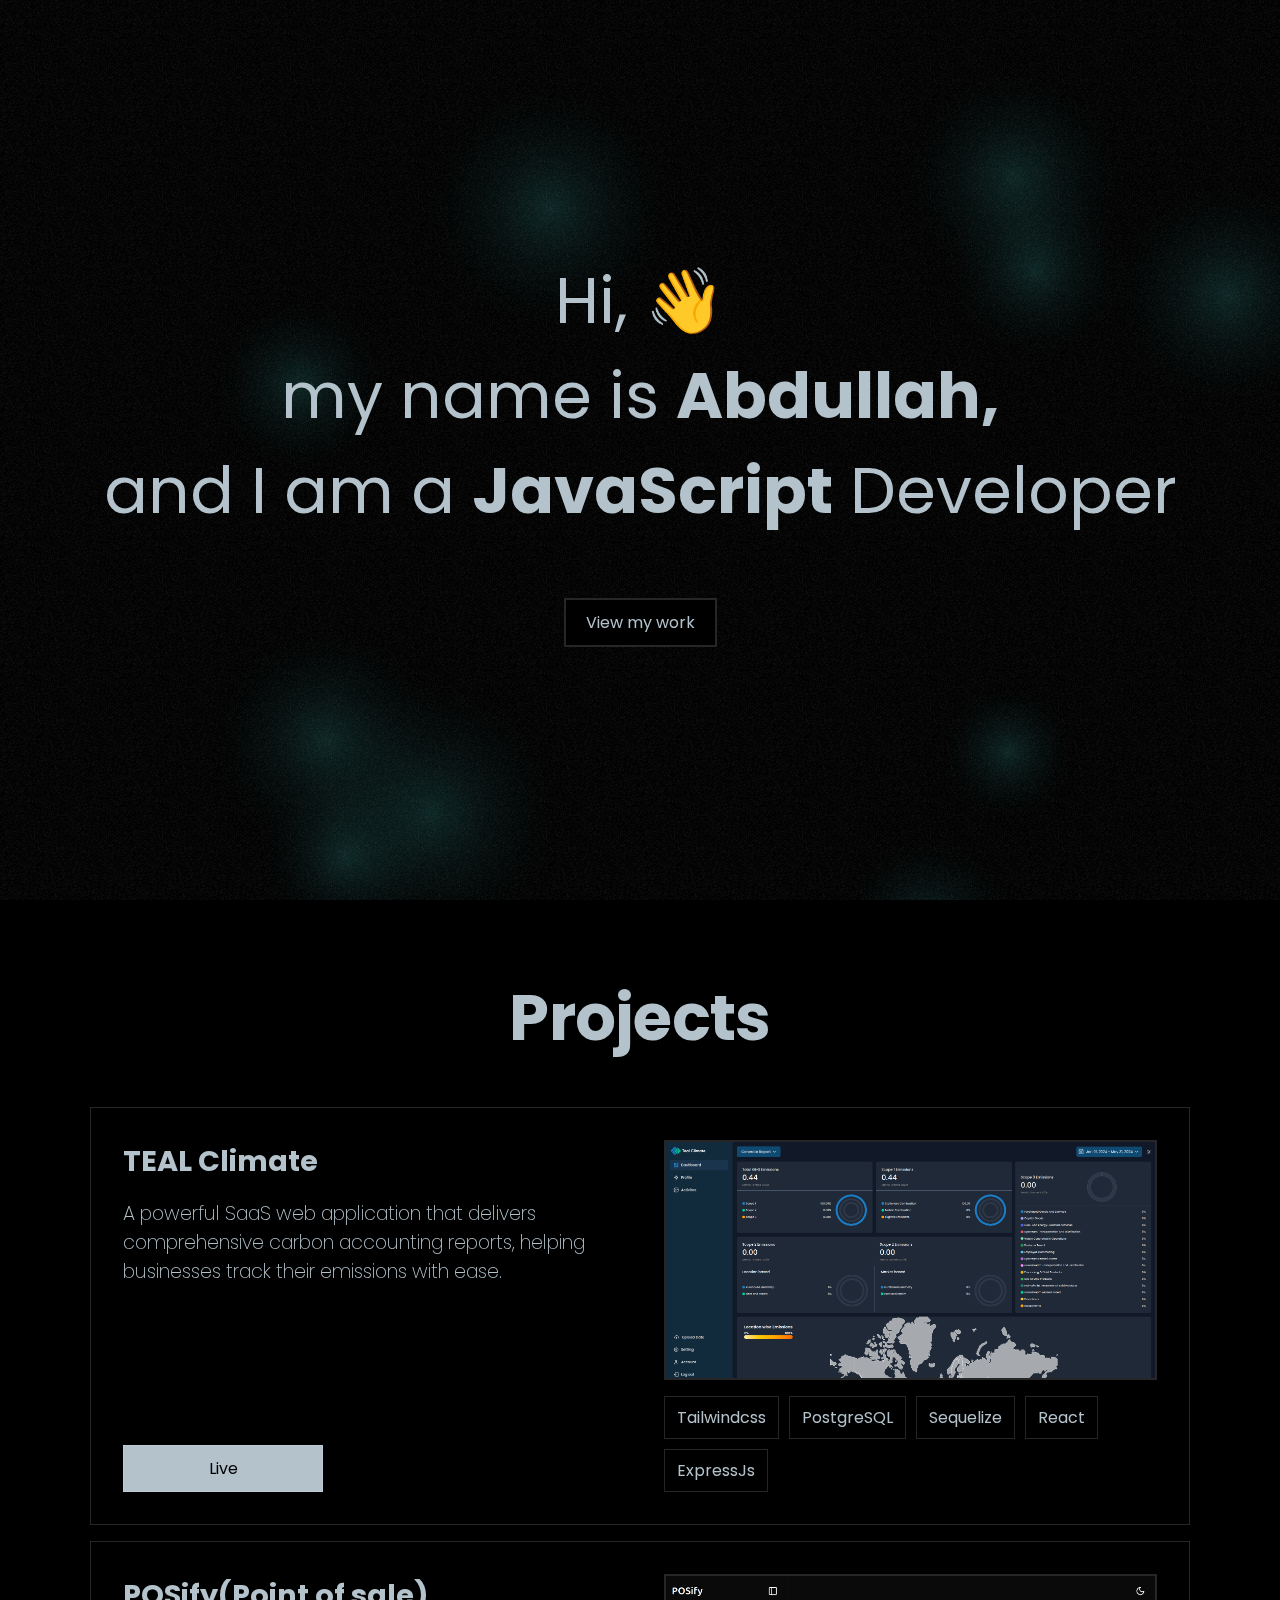
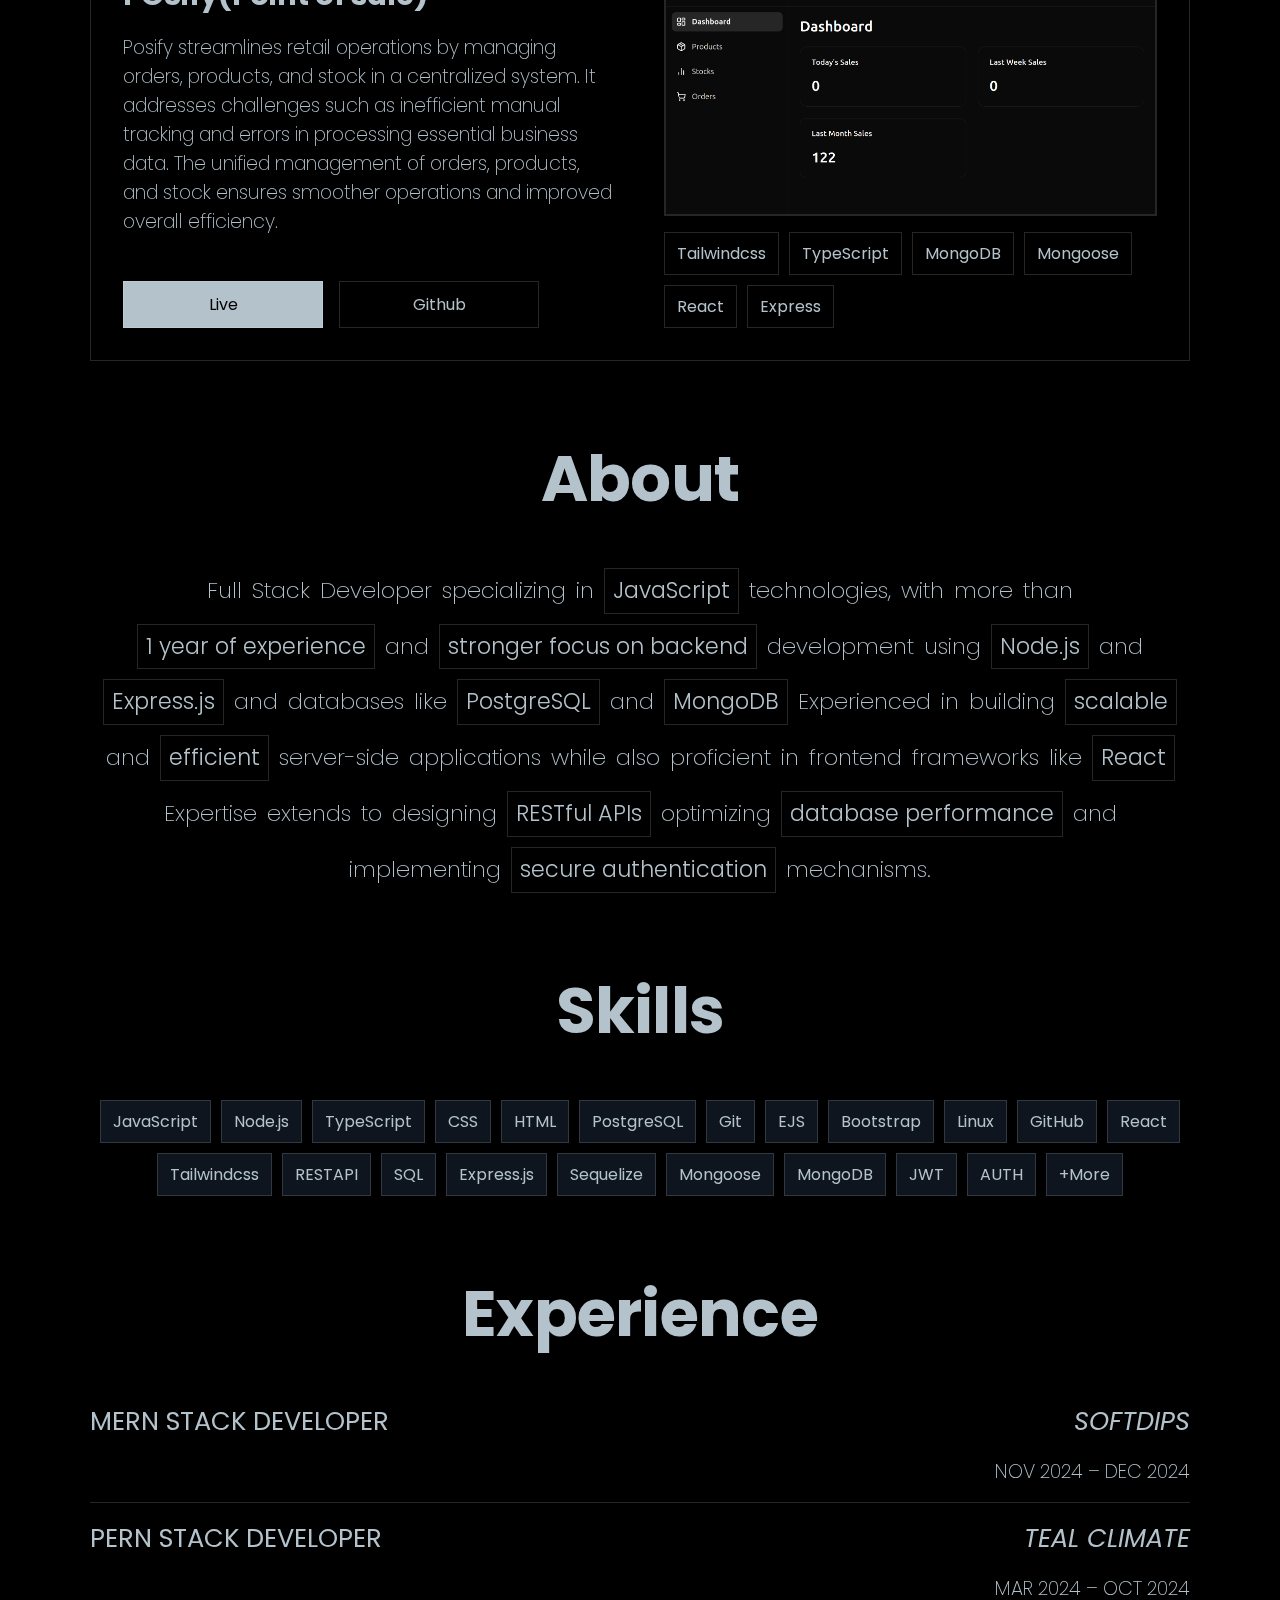
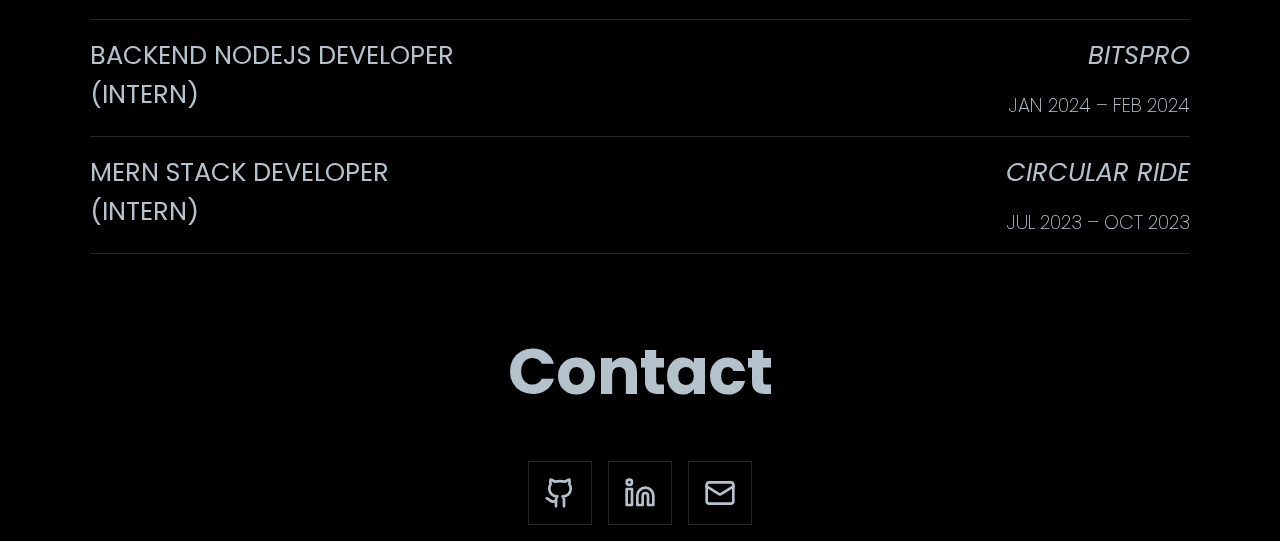
<file: index.html>
<!DOCTYPE html>
<html lang="en">
  <head>
    <meta charset="UTF-8" />
    <meta name="viewport" content="width=device-width, initial-scale=1.0" />
    <title>Abdullah | Portfolio</title>
    <link rel="stylesheet" href="style.css" />
  </head>
  <body>
    <canvas id="movingGradient"></canvas>
    <div class="grainy-background"></div>
    <div class="container">
      <section class="hero">
        <span>Hi, <span class="wave">👋</span> </span>
        <span>my name is <span class="font-bold">Abdullah,</span></span>
        <span
          >and I am a <span class="font-bold">JavaScript</span> Developer</span
        >
        <a href="#projects" class="cta-button">View my work</a>
      </section>
      <!-- PROJECTS -->
      <section id="projects">
        <h2 class="heading">Projects</h2>
        <div class="projects">
          <div class="project-card">
            <div class="project-card-gradient"></div>
            <div class="project-card-left">
              <div>
                <div class="project-title">TEAL Climate</div>
                <div class="project-description">
                  A powerful SaaS web application that delivers comprehensive
                  carbon accounting reports, helping businesses track their
                  emissions with ease.
                </div>
              </div>
              <div>
                <a href="https://carbon.tealclimate.com" target="_blank">
                  <div class="live">Live</div>
                </a>
              </div>
            </div>
            <div class="project-card-right">
              <img src="./images/project-2.png" class="project-img" />
              <div>
                <div class="tech-used">Tailwindcss</div>
                <div class="tech-used">PostgreSQL</div>
                <div class="tech-used">Sequelize</div>
                <div class="tech-used">React</div>
                <div class="tech-used">ExpressJs</div>
              </div>
            </div>
          </div>
          <div class="project-card">
            <div class="project-card-gradient"></div>
            <div class="project-card-left">
              <div>
                <div class="project-title">POSify(Point of sale)</div>
                <div class="project-description">
                  Posify streamlines retail operations by managing orders,
                  products, and stock in a centralized system. It addresses
                  challenges such as inefficient manual tracking and errors in
                  processing essential business data. The unified management of
                  orders, products, and stock ensures smoother operations and
                  improved overall efficiency.
                </div>
              </div>
              <div>
                <a href="https://posify-sw03.onrender.com" target="_blank">
                  <div class="live">Live</div>
                </a>
                <a
                  href="https://github.com/AbdullahSoomroOfficial/posify"
                  target="_blank"
                >
                  <div>Github</div>
                </a>
              </div>
            </div>
            <div class="project-card-right">
              <img src="./images/project-1.png" class="project-img" />
              <div>
                <div class="tech-used">Tailwindcss</div>
                <div class="tech-used">TypeScript</div>
                <div class="tech-used">MongoDB</div>
                <div class="tech-used">Mongoose</div>
                <div class="tech-used">React</div>
                <div class="tech-used">Express</div>
              </div>
            </div>
          </div>
          <!-- <div class="project-card">
            <div class="project-card-gradient"></div>
            <div class="project-card-left">
              <div>
                <div class="project-title">Inventory Management System</div>
                <div class="project-description">
                  With user-centered approach, the goals was to create an
                  intuitive interface for effortless financial management while
                  incorporating gamification.
                </div>
              </div>
              <div>
                <div class="live">Live</div>
                <div>Github</div>
              </div>
            </div>
            <div class="project-card-right">
              <img src="./images/project-1.jpg" class="project-img" />
              <div>
                <div class="tech-used">JavaScript</div>
                <div class="tech-used">Node.js</div>
                <div class="tech-used">TypeScript</div>
                <div class="tech-used">CSS</div>
                <div class="tech-used">HTML</div>
              </div>
            </div>
          </div>
          <div class="project-card">
            <div class="project-card-gradient"></div>
            <div class="project-card-left">
              <div>
                <div class="project-title">Inventory Management System</div>
                <div class="project-description">
                  With user-centered approach, the goals was to create an
                  intuitive interface for effortless financial management while
                  incorporating gamification.
                </div>
              </div>
              <div>
                <div class="live">Live</div>
                <div>Github</div>
              </div>
            </div>
            <div class="project-card-right">
              <img src="./images/project-1.jpg" class="project-img" />
              <div>
                <div class="tech-used">JavaScript</div>
                <div class="tech-used">Node.js</div>
                <div class="tech-used">TypeScript</div>
                <div class="tech-used">CSS</div>
                <div class="tech-used">HTML</div>
              </div>
            </div>
          </div>
          <div class="project-card">
            <div class="project-card-gradient"></div>
            <div class="project-card-left">
              <div>
                <div class="project-title">Inventory Management System</div>
                <div class="project-description">
                  With user-centered approach, the goals was to create an
                  intuitive interface for effortless financial management while
                  incorporating gamification.
                </div>
              </div>
              <div>
                <div class="live">Live</div>
                <div>Github</div>
              </div>
            </div>
            <div class="project-card-right">
              <img src="./images/project-1.jpg" class="project-img" />
              <div>
                <div class="tech-used">JavaScript</div>
                <div class="tech-used">Node.js</div>
                <div class="tech-used">TypeScript</div>
                <div class="tech-used">CSS</div>
                <div class="tech-used">HTML</div>
              </div>
            </div>
          </div> -->
        </div>
      </section>
      <section id="about">
        <h2 class="heading">About</h2>
        <div class="about">
          <div>Full</div>
          <div>Stack</div>
          <div>Developer</div>
          <div>specializing</div>
          <div>in</div>
          <strong>JavaScript</strong>
          <div>technologies,</div>
          <div>with</div>
          <div>more</div>
          <div>than</div>
          <strong>1 year of experience</strong>
          <div>and</div>
          <strong>stronger focus on backend</strong>
          <div>development</div>
          <div>using</div>
          <strong>Node.js</strong>
          <div>and</div>
          <strong>Express.js</strong>
          <div>and</div>
          <div>databases</div>
          <div>like</div>
          <strong>PostgreSQL</strong>
          <div>and</div>
          <strong>MongoDB</strong>
          <div>Experienced</div>
          <div>in</div>
          <div>building</div>
          <strong>scalable</strong>
          <div>and</div>
          <strong>efficient</strong>
          <div>server-side</div>
          <div>applications</div>
          <div>while</div>
          <div>also</div>
          <div>proficient</div>
          <div>in</div>
          <div>frontend</div>
          <div>frameworks</div>
          <div>like</div>
          <strong>React</strong>
          <div>Expertise</div>
          <div>extends</div>
          <div>to</div>
          <div>designing</div>
          <strong>RESTful APIs</strong>
          <div>optimizing</div>
          <strong>database performance</strong>
          <div>and</div>
          <div>implementing</div>
          <strong>secure authentication</strong>
          <div>mechanisms.</div>
        </div>
      </section>
      <section>
        <h2 class="heading">Skills</h2>
        <div class="skill-container">
          <div class="pill">JavaScript</div>
          <div class="pill">Node.js</div>
          <div class="pill">TypeScript</div>
          <div class="pill">CSS</div>
          <div class="pill">HTML</div>
          <div class="pill">PostgreSQL</div>
          <div class="pill">Git</div>
          <div class="pill">EJS</div>
          <div class="pill">Bootstrap</div>
          <div class="pill">Linux</div>
          <div class="pill">GitHub</div>
          <div class="pill">React</div>
          <div class="pill">Tailwindcss</div>
          <div class="pill">RESTAPI</div>
          <div class="pill">SQL</div>
          <div class="pill">Express.js</div>
          <div class="pill">Sequelize</div>
          <div class="pill">Mongoose</div>
          <div class="pill">MongoDB</div>
          <div class="pill">JWT</div>
          <div class="pill">AUTH</div>
          <div class="pill">+More</div>
        </div>
      </section>
      <section>
        <h2 class="heading">Experience</h2>
        <div>
          <div class="experience">
            <div class="experience-postion">MERN STACK DEVELOPER</div>
            <div class="experience-location">
              <div class="company-name">SOFTDIPS</div>
              <div class="experience-tenure">NOV 2024 – DEC 2024</div>
            </div>
          </div>
          <div class="experience">
            <div class="experience-postion">PERN STACK DEVELOPER</div>
            <div class="experience-location">
              <div class="company-name">TEAL CLIMATE</div>
              <div class="experience-tenure">MAR 2024 – OCT 2024</div>
            </div>
          </div>
          <div class="experience">
            <div class="experience-postion">
              BACKEND NODEJS DEVELOPER<br />(INTERN)
            </div>
            <div class="experience-location">
              <div class="company-name">BITSPRO</div>
              <div class="experience-tenure">JAN 2024 – FEB 2024</div>
            </div>
          </div>
          <div class="experience">
            <div class="experience-postion">
              MERN STACK DEVELOPER<br />(INTERN)
            </div>
            <div class="experience-location">
              <div class="company-name">CIRCULAR RIDE</div>
              <div class="experience-tenure">JUL 2023 – OCT 2023</div>
            </div>
          </div>
        </div>
      </section>
      <!-- <section>
        <h2 class="heading">Blog</h2>
        <div class="blogs">
          <div class="blog">
            <img
              class="blog-img"
              src="https://framerusercontent.com/images/LRNzrbcrRDBJ0JszkJzxPBakkPw.jpg"
            />
            <div class="blog-info">
              <div class="blog-publish-date">Sep 3, 2023</div>
              <div class="blog-title">
                Top 5 Free Framer Templates for Startups
              </div>
            </div>
          </div>
          <div class="blog">
            <img
              class="blog-img"
              src="https://framerusercontent.com/images/LRNzrbcrRDBJ0JszkJzxPBakkPw.jpg"
            />
            <div class="blog-info">
              <div class="blog-publish-date">Sep 3, 2023</div>
              <div class="blog-title">
                Top 5 Free Framer Templates for Startups
              </div>
            </div>
          </div>
          <div class="blog">
            <img
              class="blog-img"
              src="https://framerusercontent.com/images/LRNzrbcrRDBJ0JszkJzxPBakkPw.jpg"
            />
            <div class="blog-info">
              <div class="blog-publish-date">Sep 3, 2023</div>
              <div class="blog-title">
                Top 5 Free Framer Templates for Startups
              </div>
            </div>
          </div>
          <div class="blog">
            <img
              class="blog-img"
              src="https://framerusercontent.com/images/LRNzrbcrRDBJ0JszkJzxPBakkPw.jpg"
            />
            <div class="blog-info">
              <div class="blog-publish-date">Sep 3, 2023</div>
              <div class="blog-title">
                Top 5 Free Framer Templates for Startups
              </div>
            </div>
          </div>
        </div>
      </section> -->
      <section>
        <h2 class="heading">Contact</h2>
        <div class="contact-links">
          <a href="https://github.com/AbdullahSoomroOfficial" target="_blank">
            <div>
              <svg
                xmlns="http://www.w3.org/2000/svg"
                width="24"
                height="24"
                viewBox="0 0 24 24"
                fill="none"
                stroke="currentColor"
                stroke-width="2"
                stroke-linecap="round"
                stroke-linejoin="round"
                class="lucide lucide-github"
              >
                <path
                  d="M15 22v-4a4.8 4.8 0 0 0-1-3.5c3 0 6-2 6-5.5.08-1.25-.27-2.48-1-3.5.28-1.15.28-2.35 0-3.5 0 0-1 0-3 1.5-2.64-.5-5.36-.5-8 0C6 2 5 2 5 2c-.3 1.15-.3 2.35 0 3.5A5.403 5.403 0 0 0 4 9c0 3.5 3 5.5 6 5.5-.39.49-.68 1.05-.85 1.65-.17.6-.22 1.23-.15 1.85v4"
                />
                <path d="M9 18c-4.51 2-5-2-7-2" />
              </svg>
            </div>
          </a>
          <a
            href="https://www.linkedin.com/in/abdullah-soomro-6b6798246"
            target="_blank"
          >
            <div>
              <svg
                xmlns="http://www.w3.org/2000/svg"
                width="24"
                height="24"
                viewBox="0 0 24 24"
                fill="none"
                stroke="currentColor"
                stroke-width="2"
                stroke-linecap="round"
                stroke-linejoin="round"
                class="lucide lucide-linkedin"
              >
                <path
                  d="M16 8a6 6 0 0 1 6 6v7h-4v-7a2 2 0 0 0-2-2 2 2 0 0 0-2 2v7h-4v-7a6 6 0 0 1 6-6z"
                />
                <rect width="4" height="12" x="2" y="9" />
                <circle cx="4" cy="4" r="2" />
              </svg>
            </div>
          </a>
          <a href="mailto:abdullahsoomro.official@gmail.com" target="_blank">
            <div>
              <svg
                xmlns="http://www.w3.org/2000/svg"
                width="24"
                height="24"
                viewBox="0 0 24 24"
                fill="none"
                stroke="currentColor"
                stroke-width="2"
                stroke-linecap="round"
                stroke-linejoin="round"
                class="lucide lucide-mail"
              >
                <rect width="20" height="16" x="2" y="4" rx="2" />
                <path d="m22 7-8.97 5.7a1.94 1.94 0 0 1-2.06 0L2 7" />
              </svg>
            </div>
          </a>
        </div>
      </section>
      <script>
        const canvas = document.getElementById("movingGradient");
        const ctx = canvas.getContext("2d");
        let width = window.innerWidth;
        let height = window.innerHeight;
        canvas.width = width;
        canvas.height = height;

        window.addEventListener("resize", () => {
          width = window.innerWidth;
          height = window.innerHeight;
          canvas.width = width;
          canvas.height = height;
        });

        class WavyGradient {
          constructor() {
            this.x = Math.random() * width;
            this.y = Math.random() * height;
            this.radius = Math.random() * 100 + 50;
            this.speedX = Math.random() * 2 - 1;
            this.speedY = Math.random() * 2 - 1;
            this.opacity = 0.25;
            this.color = "rgba(59, 207, 197, 0.75)";
          }

          draw() {
            ctx.beginPath();
            const gradient = ctx.createRadialGradient(
              this.x,
              this.y,
              0,
              this.x,
              this.y,
              this.radius
            );
            gradient.addColorStop(0, this.color);
            gradient.addColorStop(1, "transparent");
            ctx.fillStyle = gradient;
            ctx.globalAlpha = this.opacity;
            ctx.arc(this.x, this.y, this.radius, 0, Math.PI * 2);
            ctx.fill();
            ctx.globalAlpha = 1;
          }

          update() {
            this.x += this.speedX;
            this.y += this.speedY;
            this.radius += 0.2;
            if (this.radius > 500) this.radius = Math.random() * 100 + 50;
            if (this.x > width + this.radius) this.x = -this.radius;
            if (this.y > height + this.radius) this.y = -this.radius;
            if (this.x < -this.radius) this.x = width + this.radius;
            if (this.y < -this.radius) this.y = height + this.radius;
            this.draw();
          }
        }

        const gradients = Array.from({ length: 10 }, () => new WavyGradient());

        const animate = () => {
          ctx.clearRect(0, 0, width, height);
          gradients.forEach((gradient) => gradient.update());
          requestAnimationFrame(animate);
        };

        animate();
      </script>
    </div>
  </body>
</html>
</file>
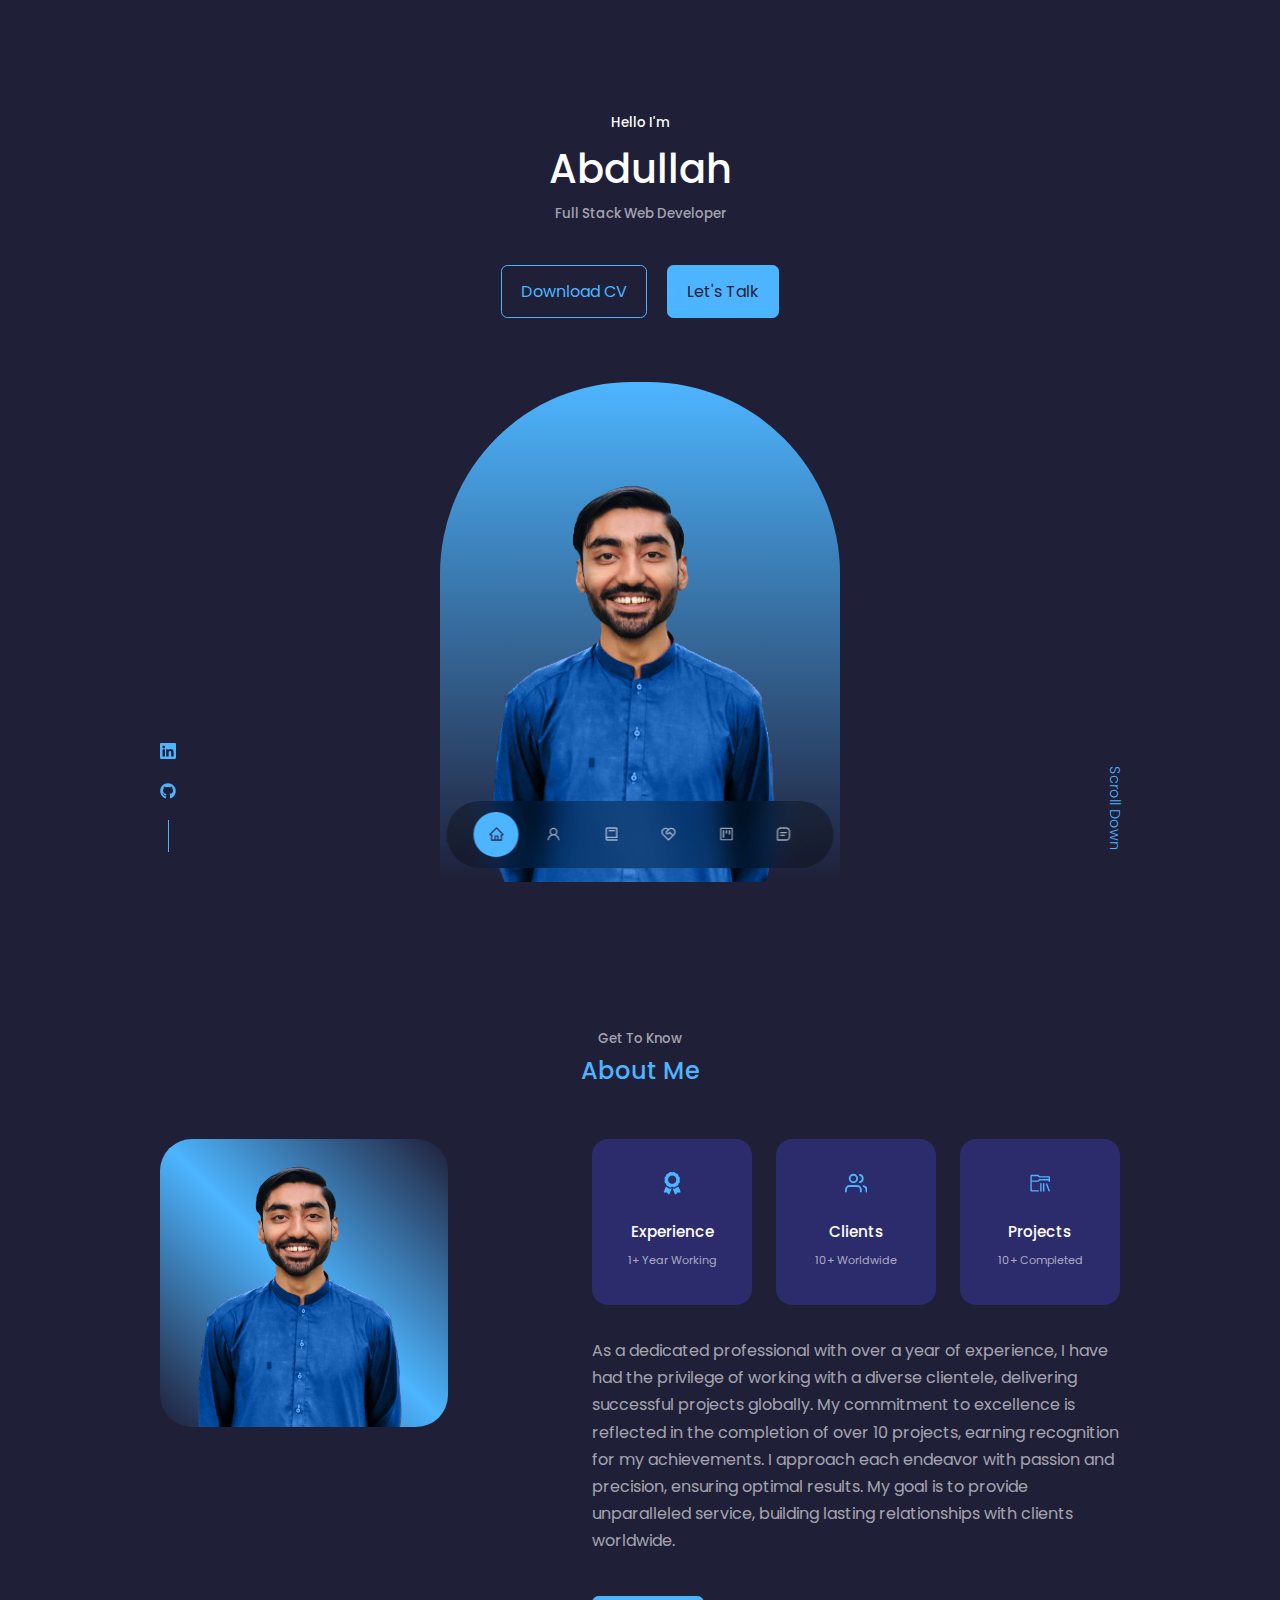
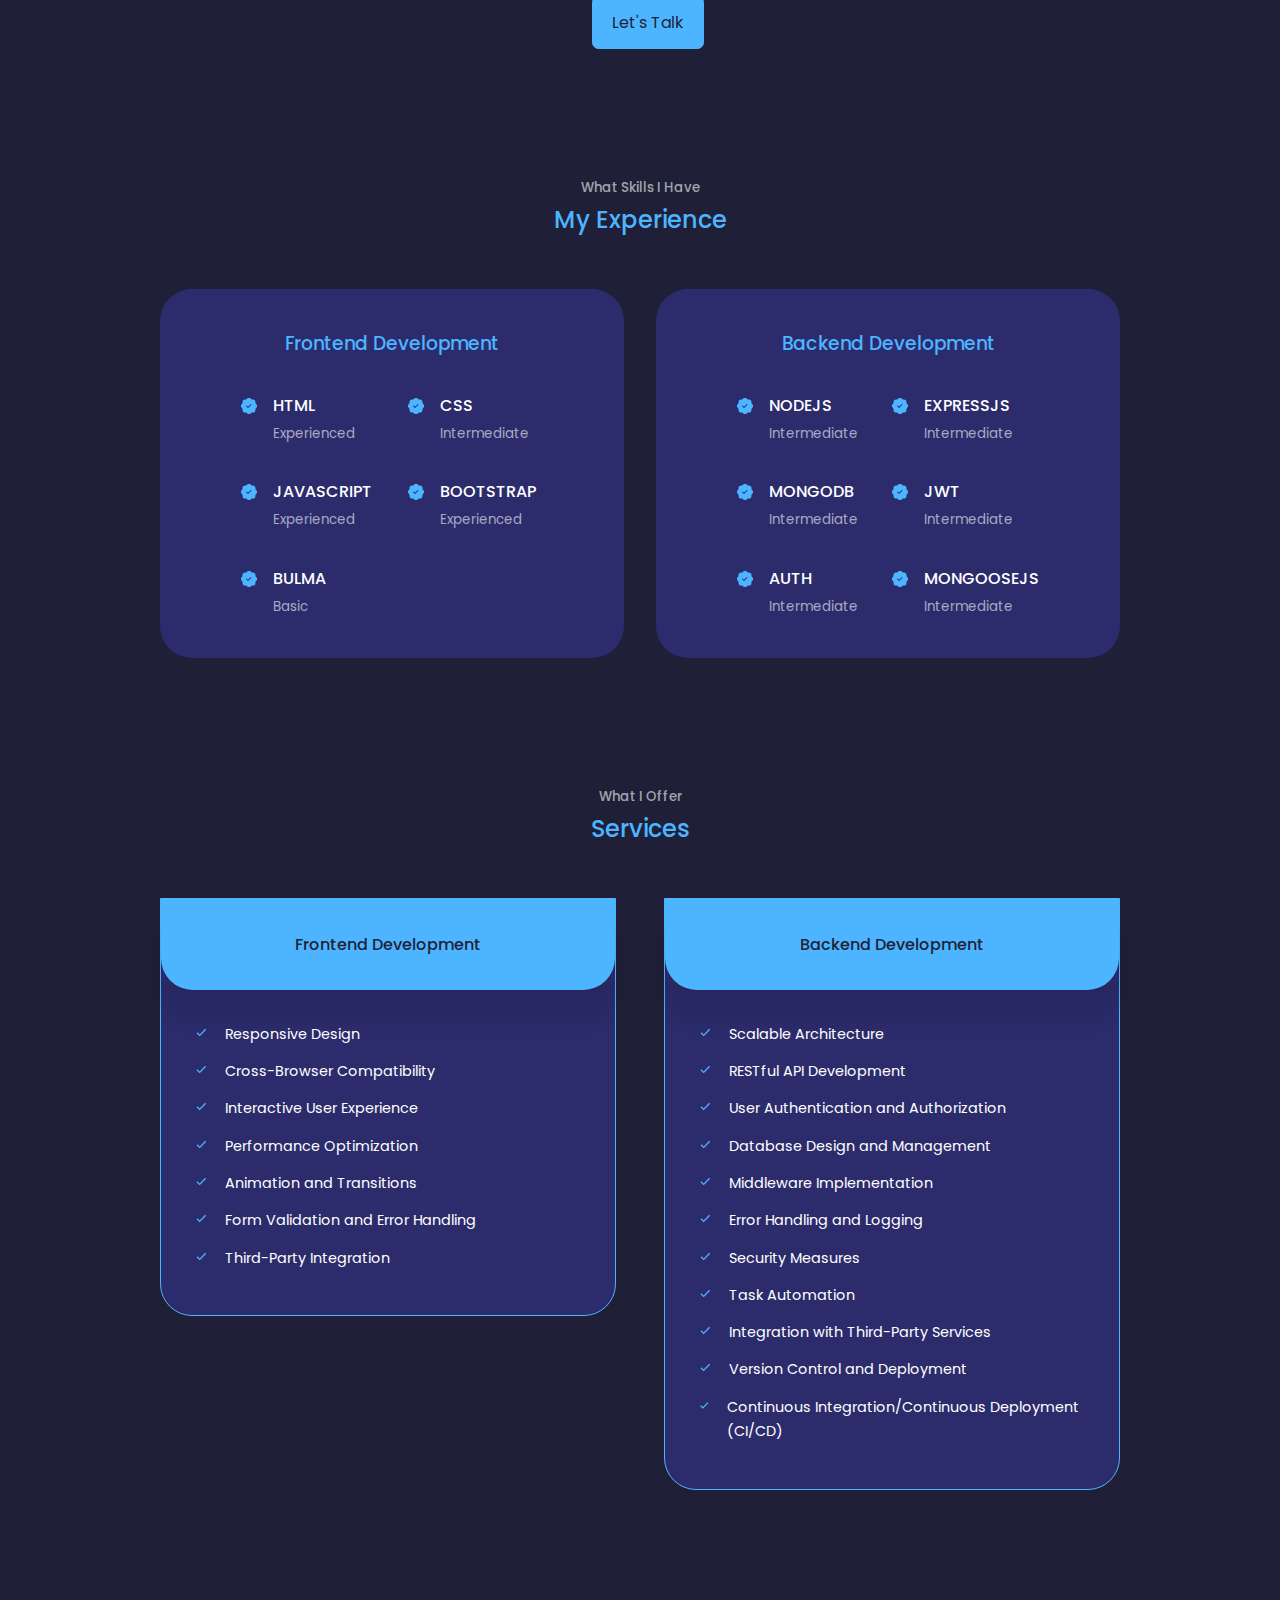
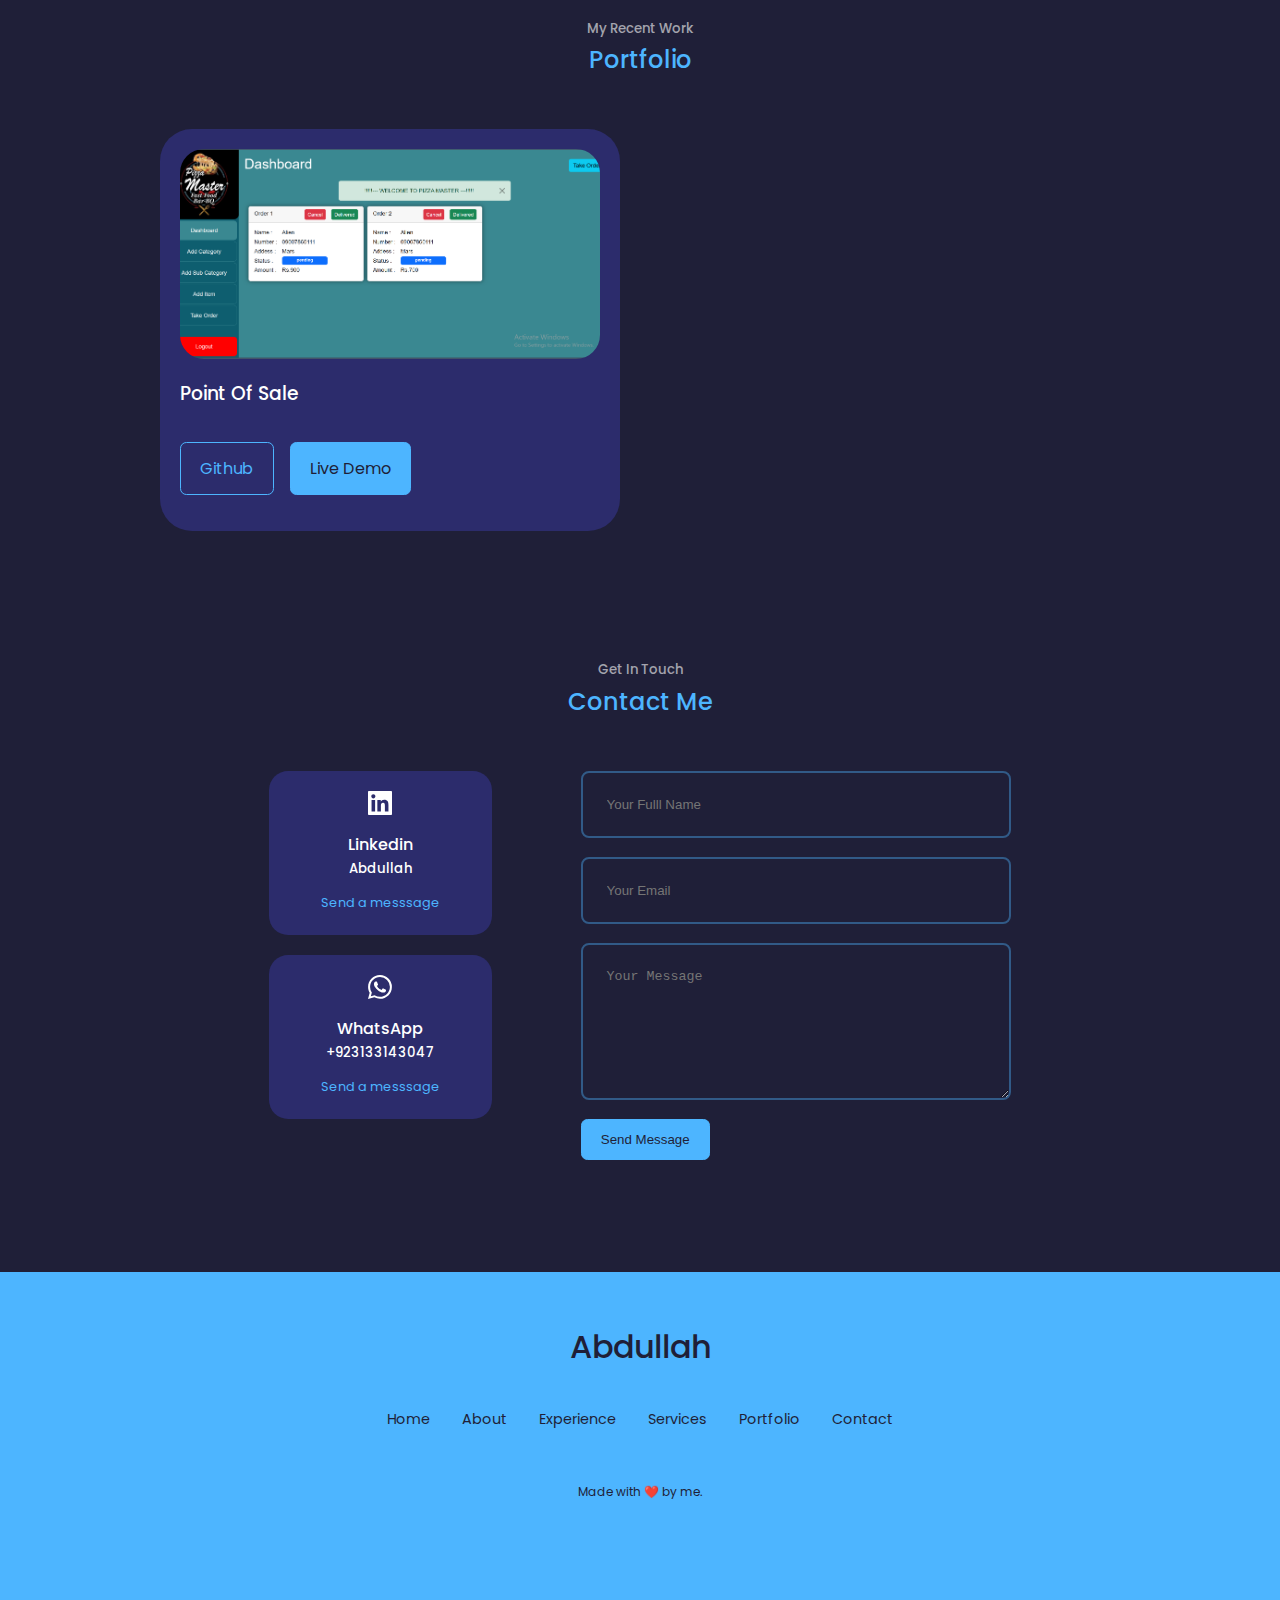
<file: dist/index.html>
<!DOCTYPE html>
<html lang="en">
  <head>
    <meta charset="UTF-8" />
    <meta name="viewport" content="width=device-width, initial-scale=1.0" />
    <title>Abdullah || Portfolio</title>
    <script type="module" crossorigin src="./assets/index-ce84c44c.js"></script>
    <link rel="stylesheet" href="./assets/index-0abca78b.css">
  </head>
  <body>
    <div id="root"></div>
    
  </body>
</html>
</file>
<file: style.css>
@import url("https://fonts.googleapis.com/css2?family=Poppins:ital,wght@0,100;0,200;0,300;0,400;0,500;0,600;0,700;0,800;0,900;1,100;1,200;1,300;1,400;1,500;1,600;1,700;1,800;1,900&display=swap");

:root {
  --color-1: rgba(255, 255, 255, 0.2);
  --color-2: rgb(179, 194, 203);
  --color-3: rgb(209, 218, 224);
  --color-4: rgb(15, 21, 31);
  --border-radius: 0px;
  --text-primary-color: var(--color-2);
  --font-size-base: 16px;
  --font-size-xl: clamp(3rem, 5vw, 4rem);
  --gap: 16px;
  --border-color: rgba(255, 255, 255, 0.15);
}

* {
  margin: 0;
  padding: 0;
  box-sizing: border-box;
}

html {
  font-size: var(--font-size-base);
  scroll-behavior: smooth;
}

body {
  background-color: black;
  font-family: Poppins;
  color: var(--text-primary-color);
}

canvas {
  position: fixed;
}

.grainy-background {
  background-image: url("./images/grainy-background.png");
  background-size: 128px;
  background-repeat: repeat;
  position: fixed;
  top: 0;
  bottom: 0;
  left: 0;
  right: 0;
  opacity: 0.075;
}

.container {
  position: relative;
  max-width: 1200px;
  margin: 0 auto;
  padding: 0px 16px 16px;
}

section {
  margin-top: 80px;
  max-width: 1100px;
  margin-left: auto;
  margin-right: auto;
}

.hero {
  display: flex;
  justify-content: center;
  align-items: center;
  min-height: 100vh;
  flex-direction: column;
  margin-top: 0; /* removing section element margin top */
  font-size: var(--font-size-xl);
  text-align: center;
}

.wave {
  display: inline-block;
  animation: wave-animation 2s infinite ease-in-out;
  transform-origin: 70% 70%; /* Adjust for realistic waving */
}

@keyframes wave-animation {
  0%,
  10% {
    transform: rotate(0deg);
  }
  20% {
    transform: rotate(20deg);
  }
  30% {
    transform: rotate(0deg);
  }
  40% {
    transform: rotate(20deg);
  }
  50% {
    transform: rotate(0deg);
  }
  100% {
    transform: rotate(0deg);
  } /* Pause until loop restarts */
}

.cta-button {
  display: inline-block;
  padding: 10px 20px;
  background: black;
  color: inherit;
  font-weight: bold;
  border-radius: var(--border-radius);
  text-decoration: none;
  transition: 0.3s;
  font-size: 1rem;
  margin-top: 60px;
  font-weight: normal;
  border: 2px solid var(--border-color);
  cursor: pointer;
}

.font-bold {
  font-weight: bold;
}

.heading {
  font-size: var(--font-size-xl);
  font-weight: bold;
  letter-spacing: -0.7px;
  line-height: 1.2em;
  margin-bottom: 50px;
  text-align: center;
}

.projects {
  display: flex;
  flex-direction: column;
  gap: var(--gap);
  align-items: center;
}

.project-card {
  /* background-color: var(--color-4); */
  display: flex;
  flex-direction: column;
  position: relative;
  overflow: hidden;
  border-radius: var(--border-radius);
  padding: 16px;
  gap: var(--gap);
  border: 1px solid var(--border-color);
  max-width: 568px;
}

.project-card > div {
  flex: 1;
}

.project-card-gradient {
  background-color: rgb(130, 201, 94);
  filter: blur(200px);
  border-radius: 50%;
  opacity: 0.1;
  position: absolute;
  right: 0;
  top: 0;
  bottom: 0;
  left: 0;
  display: none;
}

.project-card-left {
  display: flex;
  flex-direction: column;
  justify-content: space-between;
}

.project-title {
  font-size: 1.6rem;
  font-weight: bold;
}

.project-description {
  font-size: 1rem;
  font-weight: 200;
}

.project-card-left > :nth-child(1) {
  display: flex;
  flex-direction: column;
  row-gap: var(--gap);
}

.project-card-left > :nth-child(2) {
  display: flex;
  flex-direction: column;
  gap: var(--gap);
  margin-top: 24px;
}

.project-card-left > :nth-child(2) div {
  border: 1px solid var(--border-color);
  text-align: center;
  border-radius: var(--border-radius);
  padding: 10px 20px;
  transition: background-color 0.4s ease, color 0.4s ease;
  min-width: 200px;
  cursor: pointer;
}

.project-card-left > :nth-child(2) a {
  text-decoration: none;
  color: inherit;
}

.live {
  background-color: var(--color-2);
  color: black;
}

.project-card-right {
  position: relative;
  display: flex;
  flex-direction: column;
  row-gap: var(--gap);
}

.project-card-right img {
  border-radius: var(--border-radius);
  width: 100%;
  border: 2px solid var(--border-color);
}

.project-card-right > :nth-child(2) {
  display: flex;
  flex-wrap: wrap;
  gap: 10px;
}

.tech-used {
  border: 1px solid rgba(255, 255, 255, 0.15);
  /* background-color: var(--color-3); */
  border-radius: var(--border-radius);
  padding: 8px 12px;
  width: min-content;
  text-wrap-mode: nowrap;
}

.project-card:nth-of-type(2) .project-card-gradient {
  background-color: rgb(212, 135, 64);
}

.project-card:nth-of-type(3) .project-card-gradient {
  background-color: rgb(186, 138, 214);
}

.project-card:nth-of-type(4) .project-card-gradient {
  background-color: rgb(15, 100, 153);
}

.about {
  font-size: 1rem;
  line-height: 1.6;
  text-align: center;
  font-weight: 200;
  max-width: 1100px;
  margin: 0 auto;
  display: flex;
  flex-wrap: wrap;
  justify-content: center;
  align-items: center;
  gap: 10px;
  font-size: 1.2rem;
}

.about strong {
  border: 1px solid var(--border-color);
  border-radius: var(--border-radius);
  padding: 4px 8px;
  font-weight: 300;
}

.skill-container {
  display: flex;
  flex-wrap: wrap;
  gap: 10px;
  justify-content: center;
}

.pill {
  border: 1px solid rgba(255, 255, 255, 0.15);
  background-color: var(--color-4);
  border-radius: var(--border-radius);
  padding: 8px 12px;
  width: min-content;
  text-wrap-mode: nowrap;
}

.experience {
  display: flex;
  flex-direction: column;
  /* align-items: center; */
  justify-content: space-between;
  font-size: 1.6rem;
  color: rgb(179, 194, 203);
  border-bottom: 1px solid var(--border-color);
  padding-bottom: 16px;
  margin-bottom: 16px;
  text-align: center;
  gap: var(--gap);
}

.experience-tenure {
  font-size: 1.2rem;
  margin-top: 16px;
  font-weight: 200;
}

.experience .company-name {
  font-style: italic;
}

.blog {
  display: flex;
  flex-direction: column;
  gap: var(--gap);
  border-bottom: 1px solid var(--border-color);
  padding-bottom: 16px;
  margin-bottom: 16px;
  max-width: 568px;
  margin-inline: auto;
  align-items: center;
}

.blog-img {
  width: 100%;
  border-radius: var(--border-radius);
  max-width: 400px;
}

.blog-info {
  display: flex;
  flex-direction: column;
  justify-content: center;
  gap: var(--gap);
}

.blog-publish-date {
  font-size: 1.2rem;
  font-weight: 200;
}

.blog-title {
  font-size: 1.6rem;
}

.contact-links {
  display: flex;
  justify-content: center;
  gap: var(--gap);
}

.contact-links a {
  text-decoration: none;
  color: inherit;
}

.contact-links div {
  width: 4rem;
  aspect-ratio: 1/1;
  border: 1px solid var(--border-color);
  /* border-radius: 50%; */
  display: flex;
  align-items: center;
  justify-content: center;
}

.contact-links div:hover {
  background-color: var(--color-1);
}

.contact-links svg {
  width: 100%;
  height: 100%;
  max-width: 2rem;
}

@media screen and (min-width: 650px) {
  .experience {
    flex-direction: row;
    text-align: left;
  }

  .experience-location {
    text-align: right;
  }

  .experience-tenure {
    text-align: right;
  }
}

@media screen and (min-width: 850px) {
  .project-card {
    flex-direction: row;
    gap: calc(var(--gap) + 2rem);
    max-width: 1100px;
    padding: 32px;
  }

  .project-card-left > :nth-child(2) {
    flex-direction: row;
  }

  .about {
    font-size: 1.4rem;
  }

  .project-title {
    font-size: 1.8rem;
  }

  .project-description {
    font-size: 1.2rem;
  }

  .blog {
    flex-direction: row;
    max-width: 1100px;
  }
}
</file>
<file: dist/assets/index-0abca78b.css>
@import"https://fonts.googleapis.com/css2?family=Poppins:wght@300;400;500;600&display=swap";nav{background:rgba(0,0,0,.3);width:max-content;display:block;padding:.7rem 1.7rem;z-index:2;position:fixed;left:50%;transform:translate(-50%);bottom:2rem;display:flex;gap:.8rem;border-radius:3rem;-webkit-backdrop-filter:blur(15px);backdrop-filter:blur(15px)}nav a{background:transparent;padding:.9rem;border-radius:50%;display:flex;color:var(--color-light)}nav a:hover{background:rgba(0,0,0,.3)}nav a.active{background:var(--color-primary);color:var(--color-bg)}header{min-height:100vh;padding-top:7rem}.header__container{text-align:center;position:relative}.cta{margin-top:2.5rem;display:flex;gap:1.2rem;justify-content:center}.header__socials{display:flex;flex-direction:column;align-items:center;gap:.8rem;position:absolute;left:0;bottom:3rem}.header__socials:after{content:"";width:1px;height:2rem;background-color:var(--color-primary)}.me{background:linear-gradient(var(--color-primary),transparent);width:60vw;max-width:400px;aspect-ratio:4/5;margin:0 auto;margin-top:4rem;border-radius:12rem 12rem 0 0;overflow:hidden}.scroll__down{position:absolute;right:-2.3rem;bottom:5rem;transform:rotate(90deg);font-weight:300;font-size:.9rem}@media screen and (max-width: 700px){.header__socials,.scroll__down{display:none}.me{width:90vw}}.about__container{display:grid;grid-template-columns:30% 55%;gap:15%}.about__me{width:100%;aspect-ratio:1/1;border-radius:2rem;background:linear-gradient(45deg,transparent,var(--color-primary),transparent);display:grid;place-items:center;overflow:hidden}.about__me-image{border-radius:2rem;overflow:hidden}.about__cards{display:grid;grid-template-columns:repeat(3,1fr);gap:1.5rem}.about__card{background:var(--color-bg-variant);border:1px solid transparent;border-radius:1rem;padding:2rem;text-align:center;transition:var(--transition)}.about__card:hover{background:transparent;border-color:var(--color-primary-variant);cursor:default}.about__icon{color:var(--color-primary);font-size:1.4rem;margin-bottom:1rem}.about__card h5{font-size:.95rem}.about__card small{font-size:.7rem;color:var(--color-light)}.about__content p{margin:2rem 0 2.6rem;color:var(--color-light)}@media screen and (max-width: 1024px){.about__container{grid-template-columns:1fr;gap:0}.about__me{width:50%;margin:2rem auto 4rem}.about__content p{margin:1rem 0 1.5rem}}@media screen and (max-width: 600px){.about__me{width:60%;margin:0 auto 3rem}.about__cards{grid-template-columns:1fr 1fr;gap:1rem}.about__content{text-align:center}.about__content p{margin:1.5rem 0}}.experience__container{display:grid;grid-template-columns:1fr 1fr;gap:2rem;justify-content:center}.experience__container>div{background:var(--color-bg-variant);padding:2.4rem 5rem;border-radius:2rem;border:1px solid transparent;transition:var(--transition)}.experience__container>div:hover{background:transparent;border-color:var(--color-primary-variant);cursor:default}.experience__container>div h3{text-align:center;margin-bottom:2rem;color:var(--color-primary)}.experience__content{display:grid;grid-template-columns:1fr 1fr;gap:2rem}.experience__details{display:flex;gap:1rem}.experience__details-icon{margin-top:6px;color:var(--color-primary)}@media screen and (max-width: 1024px){.experience__container{grid-template-columns:1fr}.experience__container>div{width:80%;padding:2rem;margin:0 auto}.experience__content{padding:1rem}}@media screen and (max-width: 600px){.experience__container{gap:1rem}.experience__container>div{width:100%;padding:2rem 0}}.services__container{display:grid;grid-template-columns:repeat(2,1fr);gap:3rem;justify-content:center}.service{background:var(--color-bg-variant);border-radius:0 0 2rem 2rem;border:1px solid var(--color-primary);height:fit-content;transition:var(--transition)}.service:hover{background:transparent;border-color:var(--color-primary-variant);cursor:default}.service__head{background:var(--color-primary);padding:2rem;border-radius:0 0 2rem 2rem;box-shadow:0 2rem 1rem #0000001a}.service__head h3{color:var(--color-bg);font-size:1rem;text-align:center}.service__list{padding:2rem}.service__list li{display:flex;gap:1rem;margin-bottom:.8rem}.service__list-icon{color:var(--color-primary);margin-top:2px}.service__list p{font-size:.9rem}@media screen and (max-width: 1024px){.services__container{grid-template-columns:1fr 1fr;gap:2rem}.service{height:auto}}@media screen and (max-width: 600px){.services__container{grid-template-columns:1fr;gap:1.5rem}}.portfolio__container{display:grid;grid-template-columns:repeat(2,1fr);gap:2.5rem;justify-content:center}.portfolio__item{background:var(--color-bg-variant);padding:1.2rem;border-radius:2rem;border:1px solid transparent;transition:var(--transition)}.portfolio__item:hover{border-color:var(--color-primary-variant);background:transparent}.portfolio__item-image img{border-radius:1.5rem;aspect-ratio:2/1}.portfolio__item h3{margin:1.2rem 0 2rem}.portfolio__item-cta{display:flex;gap:1rem;margin-bottom:1rem}@media screen and (max-width: 1024px){.portfolio__container{grid-template-columns:1fr 1fr;gap:1.2rem}}@media screen and (max-width: 600px){.portfolio__container{grid-template-columns:1fr;gap:1rem}}.container.contact__container{width:58%;display:grid;grid-template-columns:30% 58%;gap:12%}.contact__options{display:flex;flex-direction:column;gap:1.2rem}.contact__option{background:var(--color-bg-variant);padding:1.2rem;border-radius:1.2rem;text-align:center;border:1px solid transparent;transition:var(--transition)}.contact__option:hover{background:transparent;border-color:var(--color-primary-variant)}.contact__option-icon{font-size:1.5rem;margin-bottom:.5rem}.contact__option a{margin-top:.7rem;display:inline-block;font-size:.8rem}form{display:flex;flex-direction:column;gap:1.2rem}input,textarea{width:100%;padding:1.5rem;border-radius:.5rem;background:transparent;border:2px solid var(--color-primary-variant);color:var(--color-white)}@media screen and (max-width: 1024px){.container.contact__container{grid-template-columns:1fr;gap:2rem}}@media screen and (max-width: 600px){.container.contact__container{width:var(--container-width-sm)}}footer{background:var(--color-primary);padding:3rem 0;text-align:center;font-size:.9rem;margin-top:7rem}footer a{color:var(--color-bg)}.footer__logo{font-size:2rem;font-weight:500;margin-bottom:2rem;display:inline-block}.permalinks{display:flex;flex-wrap:wrap;justify-content:center;gap:2rem;margin:0 auto 3rem}.footer__copyright{margin-bottom:4rem;color:var(--color-bg)}@media screen and (max-width: 600px){.permalinks{flex-direction:column;gap:1.5rem}.footer__socials{margin-bottom:2.6rem}}*{margin:0;padding:0;box-sizing:border-box;border:0;outline:0;list-style:none;text-decoration:none}:root{--color-bg: #1f1f38;--color-bg-variant: #2c2c6c;--color-primary: #4db5ff;--color-primary-variant: rgba(77, 181, 255, .4);--color-white: #ffffff;--color-light: rgba(255, 255, 255, .6);--container-width-lg: 75%;--container-width-md: 86%;--container-width-sm: 90%;--transition: all .4s ease}html{scroll-behavior:smooth}::-webkit-scrollbar{display:none}body{font-family:Poppins,sans-serif;background-color:var(--color-bg);color:var(--color-white);line-height:1.7}.container{width:var(--container-width-lg);margin:0 auto}h1,h2,h3,h4,h5{font-weight:500}h1{font-size:2.5rem}section{margin-top:8rem}section>h2,section>h5{color:var(--color-light);text-align:center}section>h2{color:var(--color-primary);margin-bottom:3rem}.text-light{color:var(--color-light)}a{color:var(--color-primary);transition:var(--transition)}a:hover{color:var(--color-white)}.btn{width:max-content;display:inline-block;color:var(--color-primary);padding:.75rem 1.2rem;border-radius:.4rem;cursor:pointer;border:1px solid var(--color-primary);transition:var(--transition)}.btn:hover{background-color:var(--color-white);color:var(--color-bg);border-color:transparent}.btn-primary{background-color:var(--color-primary);color:var(--color-bg)}img{display:block;width:100%;object-fit:cover}@media screen and (max-width: 1024px){.container{width:var(--container-width-md)}section{margin-top:6rem}}@media screen and (max-width: 600px){.container{width:var(--container-width-sm)}section>h2{margin-bottom:2rem}}
</file>
